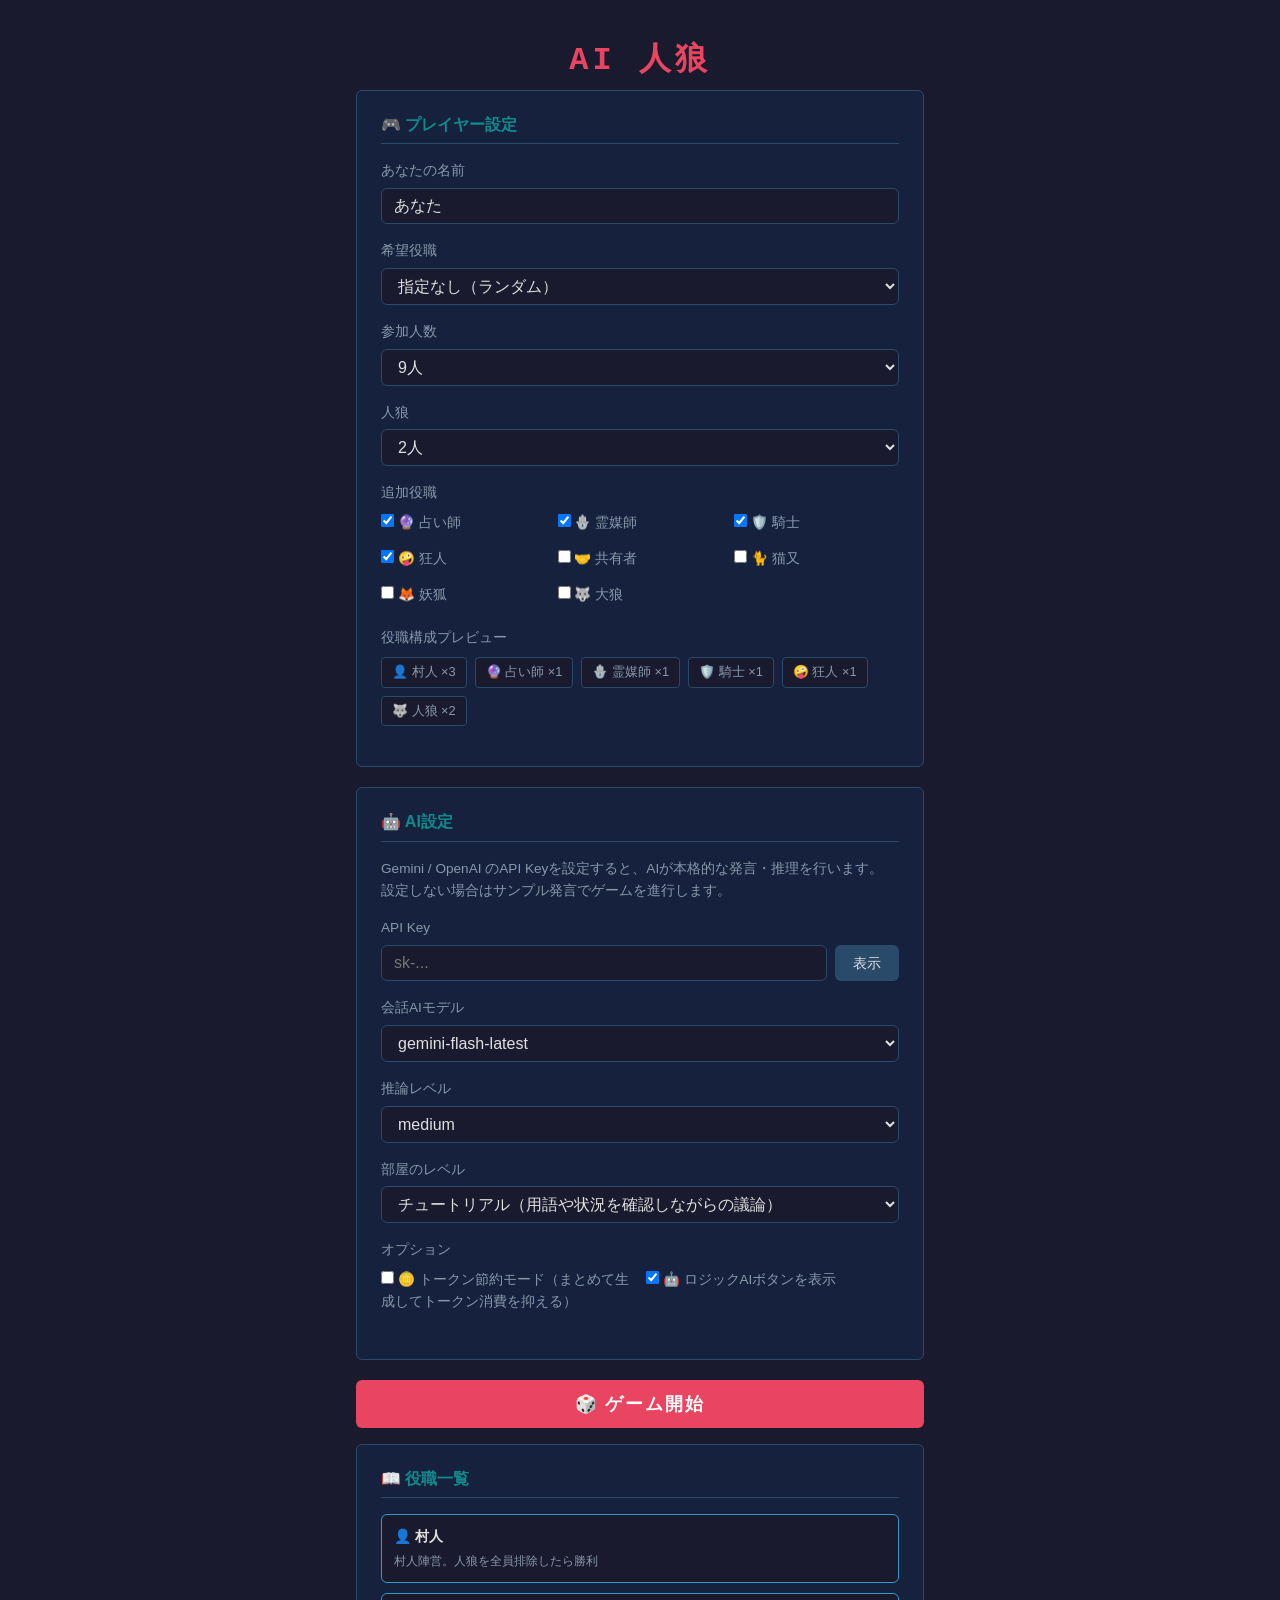
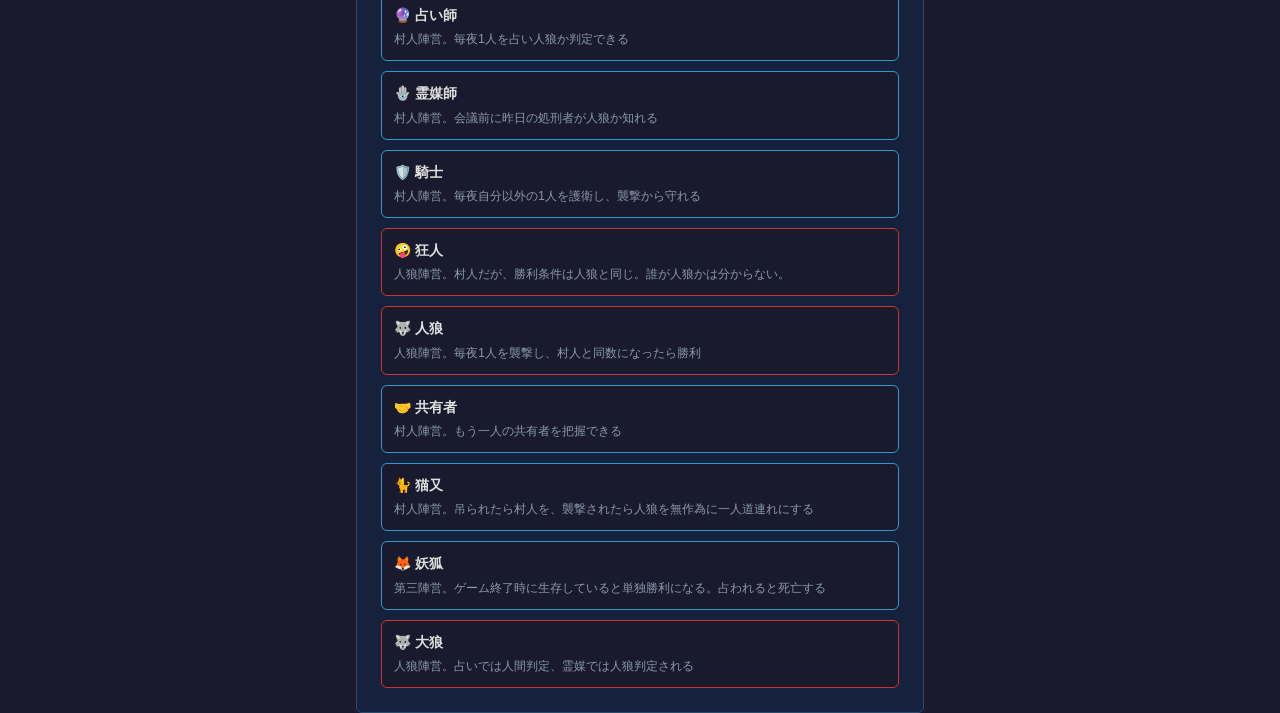
<file: index.html>
<!DOCTYPE html>
<html lang="ja">
<head>
  <meta charset="UTF-8" />
  <meta name="viewport" content="width=device-width, initial-scale=1.0" />
  <title>AI人狼 – ロビー</title>
  <link rel="stylesheet" href="css/style.css" />
</head>
<body>

  <main class="lobby">
    <h1 class="lobby__title">AI 人狼</h1>

    <button id="resume-btn" class="btn btn--secondary" style="display:none; width:100%; margin-bottom:16px;">
      ▶ 途中のゲームを再開する
    </button>

    <!-- ゲーム設定フォーム -->
    <form id="setup-form">
      <div class="card">
        <h2 class="card__title">🎮 プレイヤー設定</h2>

        <div class="form-group">
          <label for="player-name">あなたの名前</label>
          <input
            type="text"
            id="player-name"
            class="form-control"
            placeholder="あなた"
            maxlength="5"
            value="あなた"
          />
        </div>

        <div class="form-group">
          <label for="preferred-role">希望役職</label>
          <select id="preferred-role" class="form-control">
            <option value="">指定なし（ランダム）</option>
            <option value="villager">👤 村人</option>
            <option value="seer">🔮 占い師</option>
            <option value="medium">🪬 霊媒師</option>
            <option value="hunter">🛡️ 騎士</option>
            <option value="madman">🤪 狂人</option>
            <option value="werewolf">🐺 人狼</option>
            <option value="shared">🤝 共有者</option>
            <option value="cat">🐈 猫又</option>
            <option value="fox">🦊 妖狐</option>
            <option value="white_wolf">🐺 大狼</option>
          </select>
        </div>

        <div class="form-group">
          <label for="player-count">参加人数</label>
          <select id="player-count" class="form-control">
            <option value="8">8人</option>
            <option value="9" selected>9人</option>
            <option value="10">10人</option>
            <option value="11">11人</option>
            <option value="12">12人</option>
            <option value="13">13人</option>
            <option value="14">14人</option>
            <option value="15">15人</option>
          </select>
        </div>

        <div class="form-group">
          <label for="werewolf-count">人狼</label>
          <select id="werewolf-count" class="form-control">
            <option value="1">1人</option>
            <option value="2" selected>2人</option>
            <option value="3">3人</option>
            <option value="4">4人</option>
          </select>
        </div>

        <div class="form-group">
          <label>追加役職</label>
          <div class="role-options">
            <label class="role-option"><input type="checkbox" name="optional-role" value="seer" checked /> 🔮 占い師</label>
            <label class="role-option"><input type="checkbox" name="optional-role" value="medium" checked /> 🪬 霊媒師</label>
            <label class="role-option"><input type="checkbox" name="optional-role" value="hunter" checked /> 🛡️ 騎士</label>
            <label class="role-option"><input type="checkbox" name="optional-role" value="madman" checked /> 🤪 狂人</label>
            <label class="role-option"><input type="checkbox" name="optional-role" value="shared" /> 🤝 共有者</label>
            <label class="role-option"><input type="checkbox" name="optional-role" value="cat" /> 🐈 猫又</label>
            <label class="role-option"><input type="checkbox" name="optional-role" value="fox" /> 🦊 妖狐</label>
            <label class="role-option"><input type="checkbox" name="optional-role" value="white_wolf" /> 🐺 大狼</label>
          </div>
        </div>

        <div class="form-group">
          <label>役職構成プレビュー</label>
          <div id="role-preview" class="role-preview"></div>
        </div>
      </div>

      <div class="card">
        <h2 class="card__title">🤖 AI設定</h2>
        <p class="text-muted mt-1">
          Gemini / OpenAI のAPI Keyを設定すると、AIが本格的な発言・推理を行います。<br>
          設定しない場合はサンプル発言でゲームを進行します。
        </p>

        <div class="form-group mt-2">
          <label for="api-key">API Key</label>
          <div class="input-group">
            <input
              type="password"
              id="api-key"
              class="form-control"
              placeholder="sk-..."
              autocomplete="off"
            />
            <button type="button" id="toggle-api-key" class="btn btn--secondary">表示</button>
          </div>
        </div>

        <div class="form-group">
          <label for="ai-model">会話AIモデル</label>
          <select id="ai-model" class="form-control">
            <option value="gemini-flash-latest" selected>gemini-flash-latest</option>
            <option value="gemini-pro-latest">gemini-pro-latest</option>
            <option value="gemini-flash-lite-latest">gemini-flash-lite-latest</option>
            <option value="gpt-5.4-mini">gpt-5.4-mini</option>
            <option value="gpt-5.4">gpt-5.4</option>
            <option value="gpt-5.4-nano">gpt-5.4-nano</option>
          </select>
        </div>

        <div class="form-group">
          <label for="reasoning-effort">推論レベル</label>
          <select id="reasoning-effort" class="form-control">
            <option value="minimal">minimal</option>
            <option value="low">low</option>
            <option value="medium" selected>medium</option>
            <option value="high">high</option>
          </select>
        </div>

        <div class="form-group">
          <label for="room-level">部屋のレベル</label>
          <select id="room-level" class="form-control">
            <option value="tutorial" selected>チュートリアル（用語や状況を確認しながらの議論）</option>
            <option value="beginner">初級者</option>
            <option value="intermediate">中級者</option>
            <option value="advanced">上級者</option>
          </select>
        </div>

        <div class="form-group">
          <label>オプション</label>
          <div class="role-options">
            <label class="role-option">
              <input type="checkbox" id="token-saving-mode" />
              🪙 トークン節約モード（まとめて生成してトークン消費を抑える）
            </label>
            <label class="role-option">
              <input type="checkbox" id="show-logic-ai" checked />
              🤖 ロジックAIボタンを表示
            </label>
          </div>
        </div>
      </div>

      <button type="submit" class="btn btn--start">🎲 ゲーム開始</button>
    </form>

    <!-- ルール説明 -->
    <div class="card mt-2">
      <h2 class="card__title">📖 役職一覧</h2>
      <div class="rules-grid">
        <div class="role-card role-card--village">
          <div class="role-card__name">👤 村人</div>
          <div class="role-card__desc">村人陣営。人狼を全員排除したら勝利</div>
        </div>
        <div class="role-card role-card--village">
          <div class="role-card__name">🔮 占い師</div>
          <div class="role-card__desc">村人陣営。毎夜1人を占い人狼か判定できる</div>
        </div>
        <div class="role-card role-card--village">
          <div class="role-card__name">🪬 霊媒師</div>
          <div class="role-card__desc">村人陣営。会議前に昨日の処刑者が人狼か知れる</div>
        </div>
        <div class="role-card role-card--village">
          <div class="role-card__name">🛡️ 騎士</div>
          <div class="role-card__desc">村人陣営。毎夜自分以外の1人を護衛し、襲撃から守れる</div>
        </div>
        <div class="role-card role-card--werewolf">
          <div class="role-card__name">🤪 狂人</div>
          <div class="role-card__desc">人狼陣営。村人だが、勝利条件は人狼と同じ。誰が人狼かは分からない。</div>
        </div>
        <div class="role-card role-card--werewolf">
          <div class="role-card__name">🐺 人狼</div>
          <div class="role-card__desc">人狼陣営。毎夜1人を襲撃し、村人と同数になったら勝利</div>
        </div>
        <div class="role-card role-card--village">
          <div class="role-card__name">🤝 共有者</div>
          <div class="role-card__desc">村人陣営。もう一人の共有者を把握できる</div>
        </div>
        <div class="role-card role-card--village">
          <div class="role-card__name">🐈 猫又</div>
          <div class="role-card__desc">村人陣営。吊られたら村人を、襲撃されたら人狼を無作為に一人道連れにする</div>
        </div>
        <div class="role-card role-card--village">
          <div class="role-card__name">🦊 妖狐</div>
          <div class="role-card__desc">第三陣営。ゲーム終了時に生存していると単独勝利になる。占われると死亡する</div>
        </div>
        <div class="role-card role-card--werewolf">
          <div class="role-card__name">🐺 大狼</div>
          <div class="role-card__desc">人狼陣営。占いでは人間判定、霊媒では人狼判定される</div>
        </div>
      </div>
    </div>
  </main>

  <script src="js/config.js"></script>
  <script src="js/game.js"></script>
  <script src="js/main.js"></script>
</body>
</html>
</file>
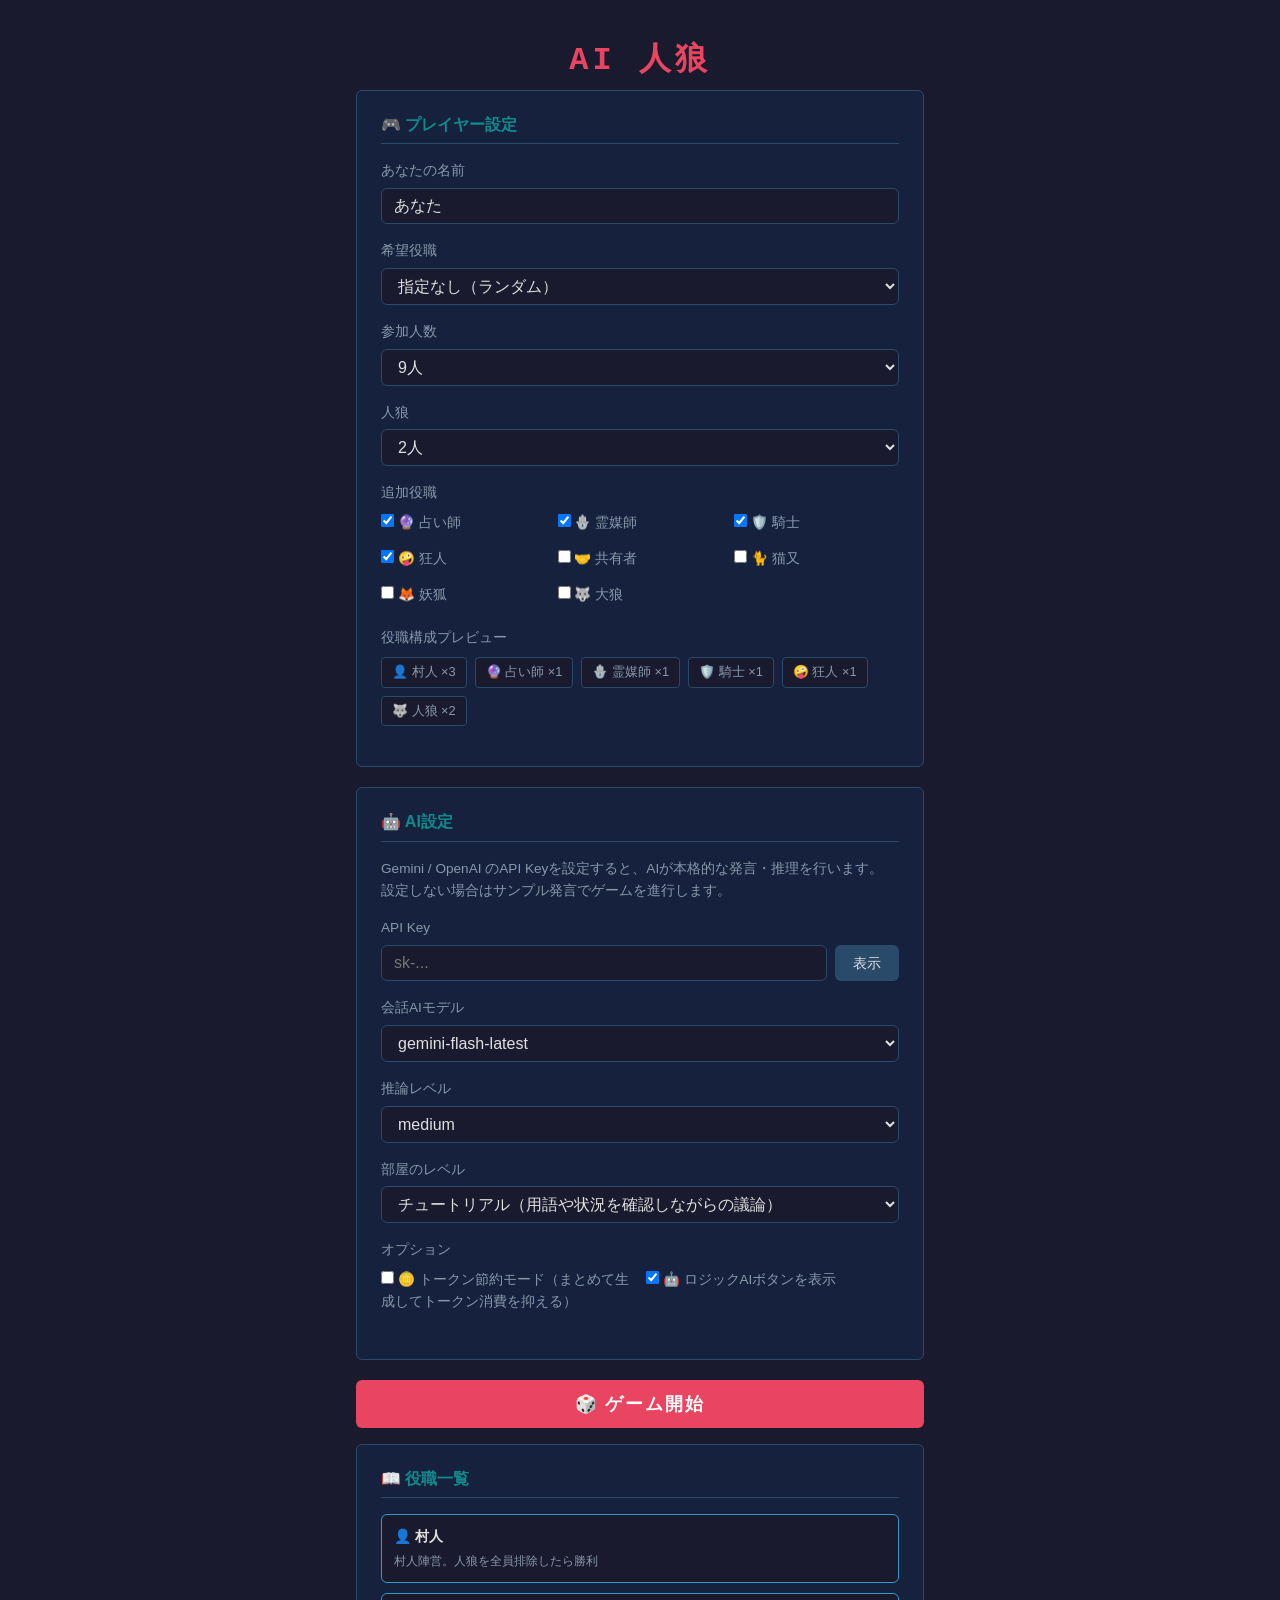
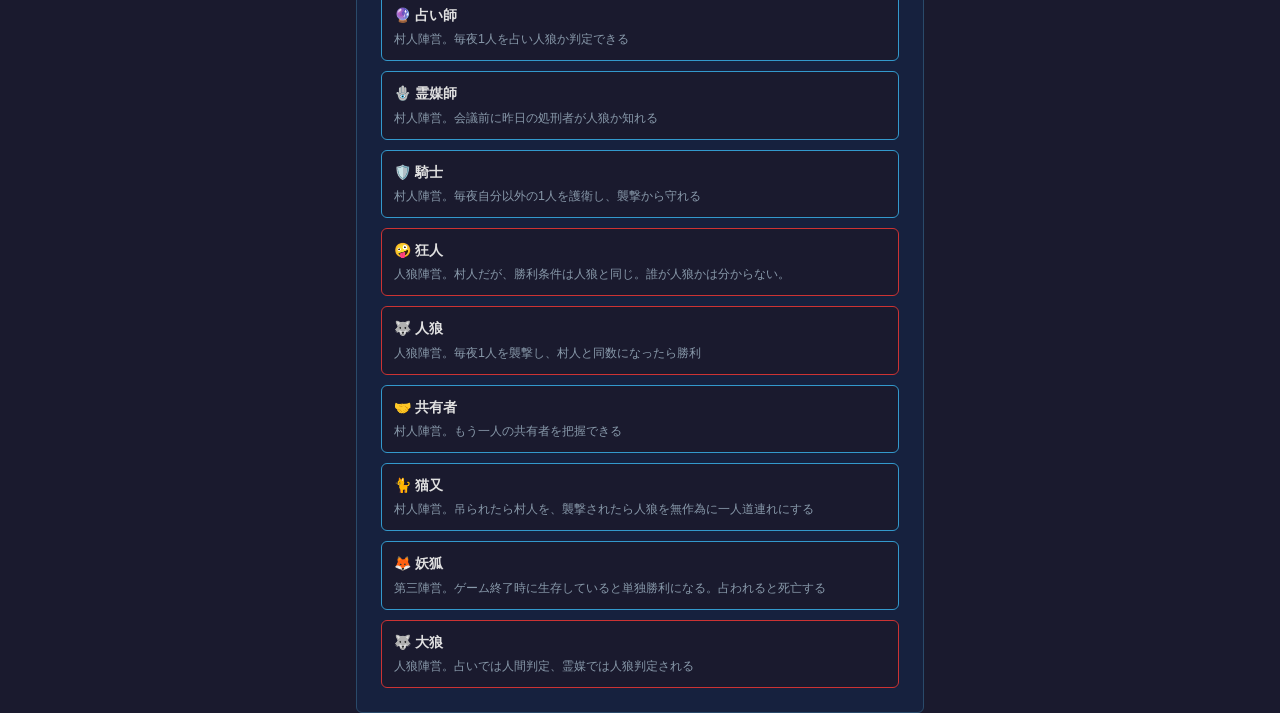
<file: game.html>
<!DOCTYPE html>
<html lang="ja">
<head>
  <meta charset="UTF-8" />
  <meta name="viewport" content="width=device-width, initial-scale=1.0" />
  <title>AI人狼 – ゲーム</title>
  <link rel="stylesheet" href="css/style.css" />
</head>
<body>

  <div class="game-layout">

    <!-- ゲーム情報バー -->
    <div class="game-header">
      <span id="phase-label" class="game-header__phase">準備中…</span>
      <span id="day-label" class="game-header__day"></span>
    </div>

    <!-- BBS エリア -->
    <div class="bbs-area">
      <div class="bbs-scroll-day-controls">
        <button type="button" id="bbs-day-scroll-up-btn" class="btn btn--secondary btn--sm" aria-label="1日前へ">▲</button>
        <button type="button" id="bbs-day-scroll-down-btn" class="btn btn--secondary btn--sm" aria-label="1日後へ">▼</button>
      </div>
      <div id="bbs-container"></div>
      <button type="button" id="bbs-scroll-bottom-btn" class="btn btn--secondary bbs-scroll-bottom-btn hidden" aria-label="最新投稿へ">▼</button>
    </div>

    <!-- 常時表示チャット入力エリア -->
    <div class="chat-bar">
      <div id="watch-bar" class="watch-bar"></div>
      <form id="chat-form" class="chat-form">
        <div class="chat-form__top">
          <span id="role-label" class="chat-role-label"></span>
          <select id="co-role-select" class="form-control co-role-select">
            <option value="">CO</option>
            <option value="villager">👤村人</option>
            <option value="seer">🔮占い師</option>
            <option value="medium">🪬霊媒師</option>
            <option value="hunter">🛡️騎士</option>
            <option value="madman">🤪狂人</option>
            <option value="werewolf">🐺人狼</option>
            <option value="shared">🤝共有者</option>
            <option value="cat">🐈猫又</option>
            <option value="fox">🦊妖狐</option>
            <option value="white_wolf">🐺大狼</option>
          </select>
          <button type="button" id="logic-ai-btn" class="btn btn--secondary btn--sm">🤖</button>
          <button type="button" id="bookmark-filter-btn" class="btn btn--secondary btn--sm">🔖</button>
          <span id="chat-top-actions"></span>
        </div>
        <div class="chat-form__bottom">
          <button type="button" id="whisper-mode-btn" class="btn btn--primary" style="display:none;">🤫</button>
          <textarea type="text" id="chat-input" class="chat-input" placeholder="発言を入力（Ctrl + Enterで投稿）" rows="2" maxlength="300"></textarea>
          <button type="submit" id="chat-submit" class="btn btn--primary">🗣️</button>
        </div>
      </form>
    </div>

    <!-- サイドバー：プレイヤー一覧 -->
    <aside class="sidebar">
      <div class="sidebar__title">👥 プレイヤー</div>
      <div id="player-list"></div>
    </aside>

  </div>

  <!-- 投票モーダル -->
  <div id="vote-modal" class="modal-overlay hidden">
    <div class="modal modal--action">
      <h2 class="modal__title">🗳️ 投票先を選ぶ</h2>
      <div id="vote-modal-player-list" class="modal-player-list"></div>
      <button id="vote-modal-back-btn" class="btn btn--secondary mt-2">戻る</button>
    </div>
  </div>

  <!-- 夜アクションモーダル -->
  <div id="night-modal" class="modal-overlay hidden">
    <div class="modal modal--action">
      <h2 class="modal__title" id="night-modal-title">🌙 対象を選ぶ</h2>
      <div id="night-modal-player-list" class="modal-player-list"></div>
      <button id="night-modal-back-btn" class="btn btn--secondary mt-2">戻る</button>
    </div>
  </div>

  <!-- ゲーム終了モーダル -->
  <div id="end-modal" class="modal-overlay hidden">
    <div class="modal">
      <h2 class="modal__title">ゲーム終了</h2>
      <div id="end-message"></div>
      <button id="restart-btn" class="btn btn--primary mt-2">もう一度遊ぶ</button>
    </div>
  </div>

  <!-- ロジックAI モーダル -->
  <div id="logic-ai-modal" class="modal-overlay hidden">
    <div class="modal modal--logic-ai">
      <h2 class="modal__title">📖 前日までのあらすじ</h2>
      <div id="logic-ai-content" class="logic-ai-content">（まだ分析が実行されていません）</div>
      <button id="logic-ai-close" class="btn btn--secondary mt-2">閉じる</button>
    </div>
  </div>

  <!-- ローディングオーバーレイ -->
  <div id="loading-overlay" class="loading-overlay hidden">
    <div class="loading-overlay__content">
      <div class="loading-spinner"></div>
      <p class="loading-overlay__text">AIが応答を生成中…</p>
    </div>
  </div>

  <script src="js/config.js"></script>
  <script src="js/game.js"></script>
  <script src="js/bbs.js"></script>
  <script src="js/api.js"></script>
  <script src="js/prompts/helpers.js"></script>
  <script src="js/prompts/aiPlayerSystemPrompt.js"></script>
  <script src="js/prompts/aiPlayerSpeechPrompt.js"></script>
  <script src="js/prompts/aiPlayerVotePrompt.js"></script>
  <script src="js/prompts/aiPlayerNightActionPrompt.js"></script>
  <script src="js/prompts/synopsisPrompt.js"></script>
  <script src="js/prompts/batchConversationPrompt.js"></script>
  <script src="js/prompts/precisionConversationPrompt.js"></script>
  <script src="js/prompts/storytellerConversationPrompt.js"></script>
  <script src="js/prompts/playerPropertyPrompt.js"></script>
  <script src="js/ai.js"></script>
  <script src="js/controller.js"></script>
</body>
</html>
</file>
<file: css/style.css>
/* ===== リセット & ベース ===== */
*, *::before, *::after {
  box-sizing: border-box;
  margin: 0;
  padding: 0;
}

:root {
  --bg: #1a1a2e;
  --bg-card: #16213e;
  --bg-post: #0f3460;
  --bg-system: #1a3a1a;
  --accent: #e94560;
  --accent2: #0f8b8d;
  --text: #e0e0e0;
  --text-muted: #8899aa;
  --text-system: #88cc88;
  --border: #2a4a6a;
  --wolf: #cc3333;
  --village: #3399cc;
  --radius: 6px;
  --font-mono: 'Courier New', 'MS Gothic', monospace;
  --font-main: 'Segoe UI', 'Hiragino Kaku Gothic ProN', 'Meiryo', sans-serif;
  --filter-player-color: #cccc00;
  --filter-player-bg: #2a2800;
  --filter-bookmark-color: #ff8800;
  --filter-bookmark-bg: #153525;
  --bbs-name-width: 86px;
  --dead-player-portrait-opacity: 0.45;
}

html, body {
  height: 100%;
}

body {
  background-color: var(--bg);
  color: var(--text);
  font-family: var(--font-main);
  font-size: 14px;
  line-height: 1.6;
}

a { color: var(--accent2); text-decoration: none; }
a:hover { text-decoration: underline; }

h1, h2, h3 { line-height: 1.3; }

/* ===== サイトヘッダー ===== */
.site-header {
  background: var(--bg-card);
  border-bottom: 2px solid var(--accent);
  padding: 12px 20px;
  display: flex;
  align-items: center;
  gap: 12px;
}

.site-header__title {
  font-size: 1.4rem;
  font-weight: bold;
  color: var(--accent);
  font-family: var(--font-mono);
  letter-spacing: 2px;
}

.site-header__sub {
  font-size: 0.8rem;
  color: var(--text-muted);
}

/* ===== ロビーページ ===== */
.lobby {
  max-width: 600px;
  margin: 40px auto;
  padding: 0 16px;
}

.lobby__title {
  text-align: center;
  font-size: 2rem;
  color: var(--accent);
  font-family: var(--font-mono);
  letter-spacing: 4px;
  margin-bottom: 8px;
}

.lobby__subtitle {
  text-align: center;
  color: var(--text-muted);
  margin-bottom: 32px;
  font-size: 0.9rem;
}

.card {
  background: var(--bg-card);
  border: 1px solid var(--border);
  border-radius: var(--radius);
  padding: 24px;
  margin-bottom: 20px;
}

.card__title {
  font-size: 1rem;
  color: var(--accent2);
  margin-bottom: 16px;
  border-bottom: 1px solid var(--border);
  padding-bottom: 8px;
}

/* ===== フォーム ===== */
.form-group {
  margin-bottom: 16px;
}

.form-group label {
  display: block;
  margin-bottom: 6px;
  color: var(--text-muted);
  font-size: 0.85rem;
}

.form-control {
  width: 100%;
  background: var(--bg);
  border: 1px solid var(--border);
  border-radius: var(--radius);
  color: var(--text);
  padding: 8px 12px;
  font-size: 16px;
  font-family: var(--font-main);
  transition: border-color 0.2s;
}

.form-control:focus {
  outline: none;
  border-color: var(--accent2);
}

.form-control option {
  background: var(--bg-card);
}

.input-group {
  display: flex;
  gap: 8px;
}

.input-group .form-control {
  flex: 1;
}

/* ===== ボタン ===== */
.btn {
  display: inline-block;
  padding: 8px 18px;
  border-radius: var(--radius);
  border: none;
  cursor: pointer;
  font-size: 0.9rem;
  font-family: var(--font-main);
  transition: opacity 0.15s, transform 0.1s;
  white-space: nowrap;
}

.btn:hover { opacity: 0.85; }
.btn:active { transform: scale(0.97); }
.btn:disabled { opacity: 0.5; cursor: not-allowed; transform: none; }

.btn--primary {
  background: var(--accent);
  color: #fff;
  font-weight: bold;
}

.btn--secondary {
  background: var(--border);
  color: var(--text);
}

.btn--start {
  width: 100%;
  padding: 12px;
  font-size: 1.1rem;
  background: var(--accent);
  color: #fff;
  font-weight: bold;
  letter-spacing: 2px;
}

.btn--vote {
  background: #5a2020;
  color: #ffaaaa;
  border: 1px solid #cc3333;
  margin: 4px;
}

.btn--vote:hover { background: #7a2020; }

.btn--night {
  background: #1a2a5a;
  color: #aaccff;
  border: 1px solid var(--border);
  margin: 4px;
}

.btn--night:hover { background: #2a3a7a; }

/* ===== 役職プレビュー ===== */
.role-preview {
  display: flex;
  flex-wrap: wrap;
  gap: 8px;
  margin-top: 8px;
}

.role-options {
  display: grid;
  grid-template-columns: repeat(auto-fit, minmax(160px, 1fr));
  gap: 8px 12px;
  margin-top: 8px;
}

.role-option {
  display: flex;
  align-items: center;
  gap: 8px;
  font-size: 0.85rem;
  color: var(--text);
}

.role-badge {
  background: var(--bg);
  border: 1px solid var(--border);
  border-radius: 4px;
  padding: 4px 10px;
  font-size: 0.8rem;
  color: var(--text-muted);
}

/* ===== ゲームページレイアウト ===== */
.game-layout {
  display: grid;
  grid-template-columns: 1fr 240px;
  grid-template-rows: auto 1fr auto;
  grid-template-areas:
    "header header"
    "bbs    sidebar"
    "chat   sidebar";
  height: 100vh;
  gap: 0;
}

.game-header {
  grid-area: header;
  background: var(--bg-card);
  border-bottom: 1px solid var(--border);
  padding: 8px 16px;
  display: flex;
  align-items: center;
  gap: 16px;
  flex-wrap: wrap;
}

.game-header__phase {
  font-size: 1rem;
  font-weight: bold;
  color: var(--accent);
}

.game-header__day {
  color: var(--text-muted);
  font-size: 0.9rem;
}

.game-header__role {
  margin-left: auto;
  background: var(--bg);
  border: 1px solid var(--border);
  border-radius: 4px;
  padding: 4px 10px;
  font-size: 0.85rem;
  color: var(--accent2);
}

/* ===== BBS エリア ===== */
.bbs-area {
  grid-area: bbs;
  overflow: hidden;
  display: flex;
  flex-direction: column;
  border-right: 1px solid var(--border);
  position: relative;
}

#bbs-container {
  flex: 1;
  overflow-y: auto;
  padding: 12px;
  scroll-behavior: smooth;
}

/* ===== BBS 投稿 ===== */
.bbs-post {
  margin-bottom: 4px;
  animation: fadeIn 0.2s ease;
}

@keyframes fadeIn {
  from { opacity: 0; transform: translateY(4px); }
  to   { opacity: 1; transform: translateY(0); }
}

.bbs-post__row {
  display: flex;
  align-items: baseline;
  gap: 8px;
  padding: 5px 10px;
  background: var(--bg-card);
  border: 1px solid var(--border);
  border-radius: var(--radius);
}

.bbs-post__bookmark {
  display: inline-flex;
  align-items: center;
}

.bbs-post__bookmark-checkbox {
  cursor: pointer;
}

.bbs-post__row--bookmarked {
  background: #23324b;
}

.bbs-post__row--whisper,
.bbs-post__row--wolf-chat {
  background: #2a1010;
  border-color: #7a2020;
}

.bbs-post__name {
  color: #ffffff;
  font-weight: bold;
  white-space: normal;
  flex-shrink: 0;
  width: var(--bbs-name-width);
  overflow: hidden;
  line-height: 1.25;
  text-align: left;
  word-break: break-word;
}

.bbs-post__body {
  flex: 1;
  font-size: 0.9rem;
  line-height: 1.6;
  word-break: break-word;
}

/* 投票発言 */
.bbs-post--vote .bbs-post__body {
  color: #ffaaaa;
  font-style: italic;
}

.bbs-post__whisper-prefix {
  color: #d7b5ff;
  font-weight: bold;
}

/* システムメッセージ */
.bbs-post--system {
  margin: 8px 0;
}

.bbs-post__system {
  background: var(--bg-system);
  border: 1px solid #3a6a3a;
  border-radius: var(--radius);
  padding: 8px 14px;
  font-size: 0.85rem;
  color: var(--text-system);
  display: flex;
  align-items: center;
  gap: 8px;
}

/* フェーズヘッダー */
.bbs-phase-header {
  text-align: center;
  color: var(--text-muted);
  font-size: 0.8rem;
  letter-spacing: 2px;
  margin: 16px 0 8px;
  border-top: 1px dashed var(--border);
  padding-top: 12px;
}

/* タイピングインジケーター */
.bbs-typing {
  color: var(--text-muted);
  font-size: 0.8rem;
  font-style: italic;
  padding: 6px 12px;
  animation: blink 1s ease infinite;
}

@keyframes blink {
  0%, 100% { opacity: 1; }
  50% { opacity: 0.4; }
}

/* ===== 常時チャット入力バー ===== */
.chat-bar {
  grid-area: chat;
  background: var(--bg-card);
  border-top: 1px solid var(--accent);
  padding: 8px 12px;
}

.chat-form {
  display: flex;
  flex-direction: column;
  gap: 6px;
}

.chat-form__top {
  display: flex;
  gap: 8px;
  align-items: center;
}

#chat-top-actions {
  display: inline-flex;
  gap: 6px;
}

.chat-form__bottom {
  display: flex;
  gap: 8px;
  align-items: flex-end;
}

.chat-role-label {
  background: var(--bg);
  border: 1px solid var(--border);
  border-radius: 4px;
  padding: 4px 10px;
  font-size: 0.85rem;
  color: var(--accent2);
  white-space: nowrap;
  flex-shrink: 0;
}

.btn--sm {
  padding: 4px 10px;
  font-size: 0.8rem;
}

.co-role-select {
  width: auto;
  font-size: 16px;
  padding: 4px 8px;
}

.chat-input {
  flex: 1;
  background: var(--bg);
  border: 1px solid var(--border);
  border-radius: var(--radius);
  color: var(--text);
  padding: 6px 10px;
  font-family: var(--font-main);
  font-size: 16px;
  resize: none;
}

#chat-submit,
#whisper-mode-btn {
  align-self: stretch;
}

.chat-input:focus {
  outline: none;
  border-color: var(--accent2);
}

.btn--whisper-active {
  background: #3a1f4d;
  color: #e8c8ff;
  border: 1px solid #8a5fb3;
}

.action-label {
  color: var(--text-muted);
  font-size: 0.85rem;
  margin-bottom: 8px;
}
.sidebar {
  grid-area: sidebar;
  background: var(--bg-card);
  overflow-y: auto;
  padding: 12px;
}

.sidebar__title {
  font-size: 0.8rem;
  color: var(--text-muted);
  letter-spacing: 1px;
  margin-bottom: 10px;
  border-bottom: 1px solid var(--border);
  padding-bottom: 6px;
}

/* ===== プレイヤーカード ===== */
.player-card {
  display: flex;
  align-items: center;
  gap: 6px;
  padding: 8px 10px;
  margin-bottom: 6px;
  background: var(--bg);
  border: 1px solid var(--border);
  border-radius: var(--radius);
  font-size: 0.875rem;
  transition: border-color 0.2s, box-shadow 0.2s;
  width: 100%;
  min-width: 0;
  box-sizing: border-box;
  text-align: left;
  cursor: pointer;
  color: inherit;
  appearance: none;
}

.player-card--dead {
  opacity: 1;
  text-decoration: none;
}

.player-card--dead .player-portrait--card {
  opacity: var(--dead-player-portrait-opacity);
}

.player-card--active {
  border-color: var(--filter-player-color);
  background: var(--filter-player-bg);
  box-shadow: 0 0 0 1px var(--filter-player-color) inset;
}

.player-card--vote-target {
  border-color: var(--accent);
  box-shadow: 0 0 0 1px var(--accent) inset;
}

.player-card--human {
  border-width: 4px;
  border-color: #ffdd00;
  box-shadow: 0 0 8px rgba(255, 221, 0, 0.5);
}

.player-card:focus-visible {
  outline: 2px solid var(--accent2);
  outline-offset: 1px;
}

.player-card__name {
  flex: 1;
}

.badge {
  font-size: 0.7rem;
  padding: 2px 6px;
  border-radius: 3px;
  white-space: nowrap;
}

.badge--dead {
  background: #660000;
  color: #ffaaaa;
}

.btn--active {
  border: 1px solid var(--accent2);
}

.btn--bookmark-active {
  background: #7a3800;
  color: #ffaa44;
  border: 1px solid var(--filter-bookmark-color);
}

.ally-name {
  text-decoration: underline;
}

/* ===== 終了モーダル ===== */
.modal-overlay {
  position: fixed;
  inset: 0;
  background: rgba(0, 0, 0, 0.75);
  display: flex;
  align-items: center;
  justify-content: center;
  z-index: 100;
}

.modal-overlay.hidden {
  display: none;
}

.modal {
  background: var(--bg-card);
  border: 2px solid var(--accent);
  border-radius: var(--radius);
  padding: 32px;
  max-width: 440px;
  width: 90%;
  text-align: center;
}

.modal__title {
  font-size: 1.5rem;
  color: var(--accent);
  margin-bottom: 20px;
  font-family: var(--font-mono);
}

.end-result {
  font-size: 1.3rem;
  font-weight: bold;
  margin-bottom: 12px;
}

.player-roles {
  margin: 16px 0;
  text-align: left;
  font-size: 0.85rem;
  color: var(--text-muted);
  line-height: 2;
}

.font-bold { font-weight: bold; color: var(--text); }

/* ===== ルール説明 ===== */
.rules-grid {
  display: grid;
  grid-template-columns: 1fr;
  gap: 10px;
  margin-top: 8px;
}

.role-card {
  background: var(--bg);
  border: 1px solid var(--border);
  border-radius: var(--radius);
  padding: 10px 12px;
}

.role-card__name {
  font-weight: bold;
  margin-bottom: 4px;
}

.role-card__desc {
  font-size: 0.78rem;
  color: var(--text-muted);
}

.role-card--werewolf { border-color: var(--wolf); }
.role-card--village  { border-color: var(--village); }

/* ===== ユーティリティ ===== */
.text-center { text-align: center; }
.mt-1 { margin-top: 8px; }
.mt-2 { margin-top: 16px; }
.text-muted { color: var(--text-muted); font-size: 0.85rem; }

/* ===== スクロールバー ===== */
::-webkit-scrollbar { width: 6px; }
::-webkit-scrollbar-track { background: var(--bg); }
::-webkit-scrollbar-thumb { background: var(--border); border-radius: 3px; }

/* ===== レスポンシブ ===== */
@media (max-width: 640px) {
  .game-layout {
    grid-template-columns: 1fr;
    grid-template-rows: auto 1fr auto auto;
    grid-template-areas:
      "header"
      "bbs"
      "chat"
      "sidebar";
  }

  .sidebar {
    border-top: 1px solid var(--border);
    overflow-x: auto;
    overflow-y: hidden;
    display: flex;
    flex-wrap: nowrap;
    gap: 6px;
    padding: 6px 8px;
    align-items: center;
  }

  .sidebar__title {
    display: none;
  }

  #player-list {
    display: flex;
    flex-wrap: nowrap;
    gap: 6px;
    align-items: center;
  }

  .player-card {
    padding: 4px 8px;
    font-size: 0.8rem;
    flex-shrink: 0;
    margin-bottom: 0;
    max-width: 90px;
    overflow: hidden;
  }

  .player-card__name {
    flex-direction: column;
    align-items: flex-start;
    gap: 2px;
  }

  .player-portrait--card {
    width: 56px;
    height: 56px;
  }

  .player-card__role-overlay {
    display: block;
    position: absolute;
    bottom: 2px;
    left: 2px;
    font-size: 1rem;
    line-height: 1;
    text-shadow: -1px -1px 0 #000, 1px -1px 0 #000, -1px 1px 0 #000, 1px 1px 0 #000;
    pointer-events: none;
  }

  .bbs-area {
    border-right: none;
  }
}

@media (min-width: 900px) {
  .game-layout {
    grid-template-columns: minmax(0, 1fr) 280px;
  }
}

/* ===== ロジックAI モーダル ===== */
.modal--logic-ai {
  max-width: 560px;
  text-align: left;
}

.logic-ai-content {
  background: var(--bg);
  border: 1px solid var(--border);
  border-radius: var(--radius);
  padding: 14px 16px;
  font-size: 0.85rem;
  line-height: 1.8;
  color: var(--text);
  white-space: pre-wrap;
  max-height: 60vh;
  overflow-y: auto;
  margin-top: 12px;
}

/* ===== ポートレート画像 ===== */
.player-portrait {
  object-fit: cover;
  border-radius: 4px;
  flex-shrink: 0;
  display: inline-block;
  vertical-align: middle;
}

.player-portrait--card {
  width: 70px;
  height: 70px;
}

.player-portrait--post {
  width: 40px;
  height: 40px;
  border-radius: 3px;
}

/* ===== アクションモーダル（投票・夜行動） ===== */
.modal--action {
  max-width: 90%;
}

.modal-player-list {
  display: flex;
  flex-direction: column;
  gap: 8px;
  margin-top: 12px;
  max-height: 50vh;
  overflow-y: auto;
  align-items: center;
}

.modal-player-btn {
  width: 90%;
  text-align: left;
  padding: 10px 16px;
  font-size: 1rem;
  display: flex;
  align-items: center;
  gap: 10px;
}

.modal-player-btn__name {
  min-width: 0;
}

.hidden {
  display: none !important;
}

.btn--attention {
  animation: actionBlink 1s ease-in-out infinite;
}

@media (prefers-reduced-motion: reduce) {
  .btn--attention {
    animation: none;
  }
}

@keyframes actionBlink {
  0%, 100% { opacity: 1; box-shadow: none; }
  50% { opacity: 0.6; box-shadow: 0 0 0 1px rgba(255, 255, 255, 0.4); }
}

.bbs-scroll-bottom-btn {
  position: absolute;
  right: 14px;
  bottom: 12px;
  z-index: 3;
  border: 1px solid var(--border);
}

.bbs-scroll-day-controls {
  position: absolute;
  top: 10px;
  right: 10px;
  display: inline-flex;
  flex-direction: column;
  gap: 4px;
  z-index: 3;
}

.bbs-scroll-day-controls .btn {
  font-size: 1.2rem;
  padding: 6px 15px;
}

/* ===== player-card のポートレート対応 ===== */
.player-card__name {
  flex: 1;
  display: flex;
  align-items: center;
  gap: 8px;
  min-width: 0;
}

/* bbs-post__row のポートレート整列 */
.bbs-post__row {
  align-items: center;
}

/* ===== ポートレートラッパー（死亡オーバーレイ用） ===== */
.player-portrait-wrapper {
  position: relative;
  display: inline-block;
  flex-shrink: 0;
}

.player-dead-label {
  position: absolute;
  bottom: 0;
  left: 0;
  right: 0;
  background: rgba(0, 0, 0, 0.72);
  color: #ffaaaa;
  font-size: 0.65rem;
  font-weight: bold;
  text-align: center;
  padding: 2px 0;
  border-radius: 0 0 4px 4px;
  pointer-events: none;
}

/* ===== プレイヤーカード役職絵文字オーバーレイ ===== */
.player-card__role-overlay {
  display: none;
}

/* player-portrait-wrapper 内の player-name-icon（役職アイコン）を左下に重ねる */
.player-portrait-wrapper .player-name-icon--portrait {
  position: absolute;
  bottom: 0;
  left: 0;
  font-size: 1.5rem;
  line-height: 1;
  pointer-events: none;
  z-index: 1;
  text-shadow:
    -1px -1px 0 #000,
     1px -1px 0 #000,
    -1px  1px 0 #000,
     1px  1px 0 #000;
}

/* ===== CO役職ごとのプレイヤー名カラー ===== */
.player-name-text {
  color: #ffffff;
}
.player-name--co-villager  { color: #ffffff; }
.player-name--co-seer      { color: #ff88cc; }
.player-name--co-medium    { color: #5599ff; }
.player-name--co-hunter    { color: #00bbaa; }
.player-name--co-madman    { color: #ff9933; }
.player-name--co-werewolf  { color: #ff4444; }
.player-name--co-white_wolf { color: #cc0000; }
.player-name--co-shared    { color: #44cc66; }
.player-name--co-cat       { color: #ffcc00; }
.player-name--co-fox       { color: #FF00FF; }

/* ===== 占い結果アイコン（⚪️/⚫️）===== */
.player-verdict-icon {
  font-size: 0.6em;
  vertical-align: top;
  line-height: 1;
}

/* ポートレート上の占い結果アイコンはtext-shadowを打ち消し、下揃えにする */
.player-verdict-icon--portrait {
  text-shadow: none;
  vertical-align: bottom;
}

/* ===== 人狼専用チャット背景 ===== */
.chat-bar--wolf-chat {
  background: #2a0a0a;
  border-top-color: #cc2222;
}

.chat-input--wolf-chat {
  background: #1a0505;
  border-color: #7a2020;
}

/* role-label を狼チャットボタンとして使う */
.chat-role-label {
  position: relative;
  display: inline-block;
  user-select: none;
}

.chat-role-label--wolf-chat {
  background: #3a1020;
  border-color: #cc3333;
  color: #ff8888;
}

.chat-role-label[style*="pointer"]:hover {
  opacity: 0.8;
}

/* 未読狼チャット通知ドット */
.wolf-chat-notification-dot {
  position: absolute;
  top: -3px;
  right: -3px;
  width: 8px;
  height: 8px;
  background: #ff4444;
  border-radius: 50%;
  border: 1px solid var(--bg-card);
  pointer-events: none;
}

/* ===== ローディングオーバーレイ ===== */
.loading-overlay {
  position: fixed;
  inset: 0;
  background: rgba(0, 0, 0, 0.72);
  display: flex;
  align-items: center;
  justify-content: center;
  z-index: 2000;
}

.loading-overlay.hidden {
  display: none;
}

.loading-overlay__content {
  text-align: center;
}

.loading-spinner {
  width: 48px;
  height: 48px;
  border: 4px solid var(--border);
  border-top-color: var(--accent);
  border-radius: 50%;
  animation: spin 0.8s linear infinite;
  margin: 0 auto 14px;
}

.loading-overlay__text {
  font-size: 0.95rem;
  color: var(--text-muted);
}

@keyframes spin {
  to { transform: rotate(360deg); }
}

/* ===== 様子を見るボタン ===== */
.btn--watch {
  background: #1a3a2a;
  color: #66cc99;
  border: 1px solid #2a5a3a;
}

.btn--watch:hover:not(:disabled) {
  background: #1f4a35;
}

.btn--watch:disabled {
  opacity: 0.5;
  cursor: not-allowed;
}

/* 様子を見るバー（chat-form より上に帯として表示） */
.watch-bar {
  display: block;
  width: 100%;
  min-height: 0;
}

.watch-bar:empty {
  display: none;
}

.btn--watch-bar {
  width: 100%;
  display: block;
  text-align: center;
  border-radius: 0;
  padding: 6px 12px;
  font-size: 0.9rem;
  border-left: none;
  border-right: none;
  border-top: none;
  border-bottom: 1px solid #2a5a3a;
  margin: 0;
}

.watch-bar__notice {
  width: 100%;
  padding: 6px 12px;
  box-sizing: border-box;
  background: #3a2a12;
  color: #ffd27a;
  font-size: 0.85rem;
  border-bottom: 1px solid #6b4a1f;
}
</file>
